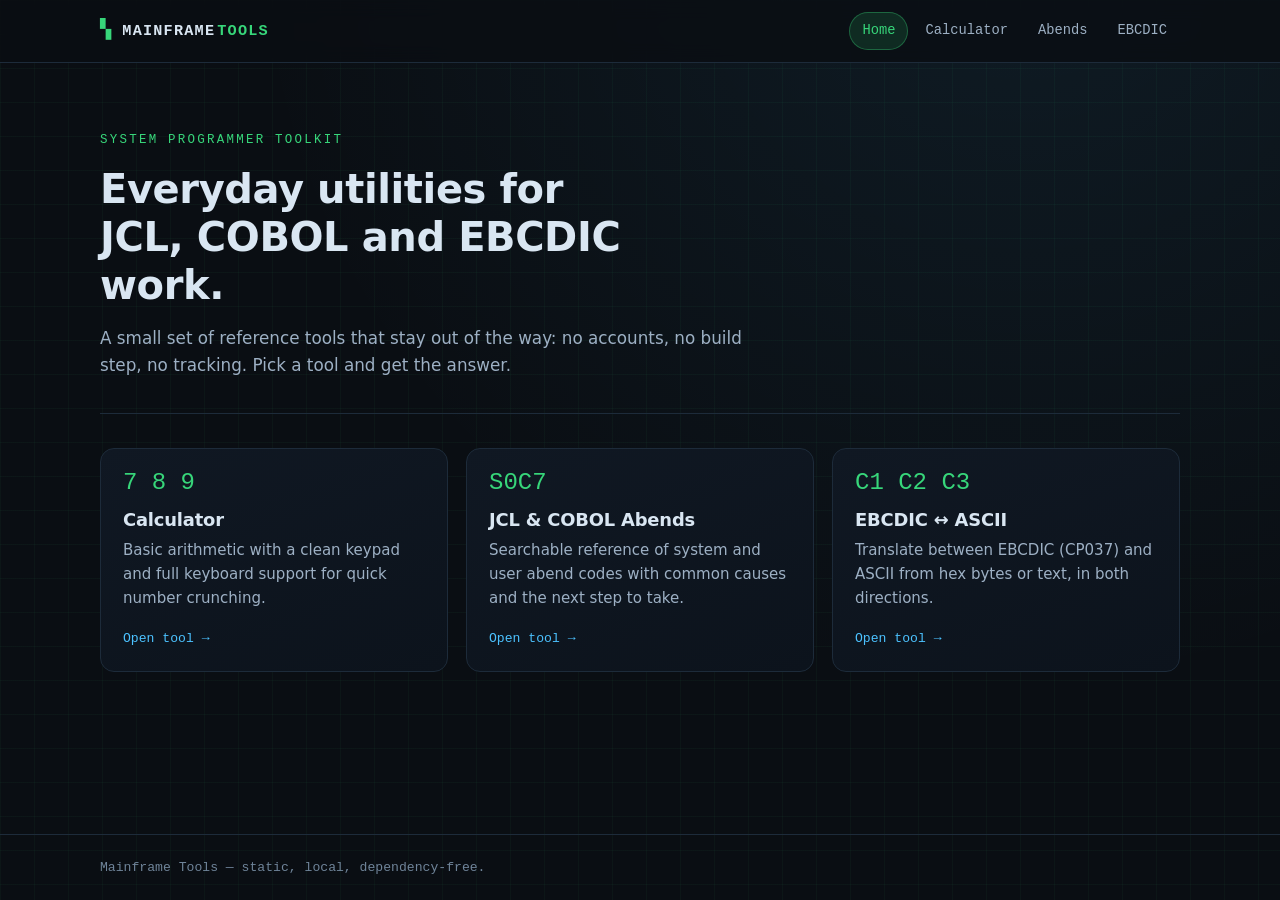
<file: index.html>
<!DOCTYPE html>
<html lang="en">
<head>
  <meta charset="UTF-8">
  <meta name="viewport" content="width=device-width, initial-scale=1">
  <meta name="color-scheme" content="dark">
  <meta name="description" content="Quick reference tools for mainframe work: calculator, JCL/COBOL abend lookup, and EBCDIC to ASCII translation.">
  <title>Mainframe Tools</title>
  <link rel="stylesheet" href="css/style.css">
</head>
<body>
  <header class="site-header">
    <div class="wrap header-inner">
      <a class="brand" href="index.html">
        <span class="brand-mark">▚</span>
        <span>MAINFRAME<span class="brand-accent">TOOLS</span></span>
      </a>
      <nav class="site-nav" aria-label="Main">
        <a href="index.html" aria-current="page">Home</a>
        <a href="calculator.html">Calculator</a>
        <a href="abends.html">Abends</a>
        <a href="ebcdic.html">EBCDIC</a>
      </nav>
    </div>
  </header>

  <main class="wrap">
    <section class="hero">
      <span class="kicker">System programmer toolkit</span>
      <h1>Everyday utilities for JCL, COBOL and EBCDIC work.</h1>
      <p class="lede">A small set of reference tools that stay out of the way: no accounts, no build step, no tracking. Pick a tool and get the answer.</p>
    </section>

    <section class="cards" aria-label="Tools">
      <a class="card" href="calculator.html">
        <span class="card-icon" aria-hidden="true">7 8 9</span>
        <h2>Calculator</h2>
        <p>Basic arithmetic with a clean keypad and full keyboard support for quick number crunching.</p>
        <span class="card-go">Open tool →</span>
      </a>

      <a class="card" href="abends.html">
        <span class="card-icon" aria-hidden="true">S0C7</span>
        <h2>JCL &amp; COBOL Abends</h2>
        <p>Searchable reference of system and user abend codes with common causes and the next step to take.</p>
        <span class="card-go">Open tool →</span>
      </a>

      <a class="card" href="ebcdic.html">
        <span class="card-icon" aria-hidden="true">C1 C2 C3</span>
        <h2>EBCDIC ↔ ASCII</h2>
        <p>Translate between EBCDIC (CP037) and ASCII from hex bytes or text, in both directions.</p>
        <span class="card-go">Open tool →</span>
      </a>
    </section>
  </main>

  <footer class="site-footer">
    <div class="wrap">
      <p>Mainframe Tools — static, local, dependency-free.</p>
    </div>
  </footer>
</body>
</html>
</file>
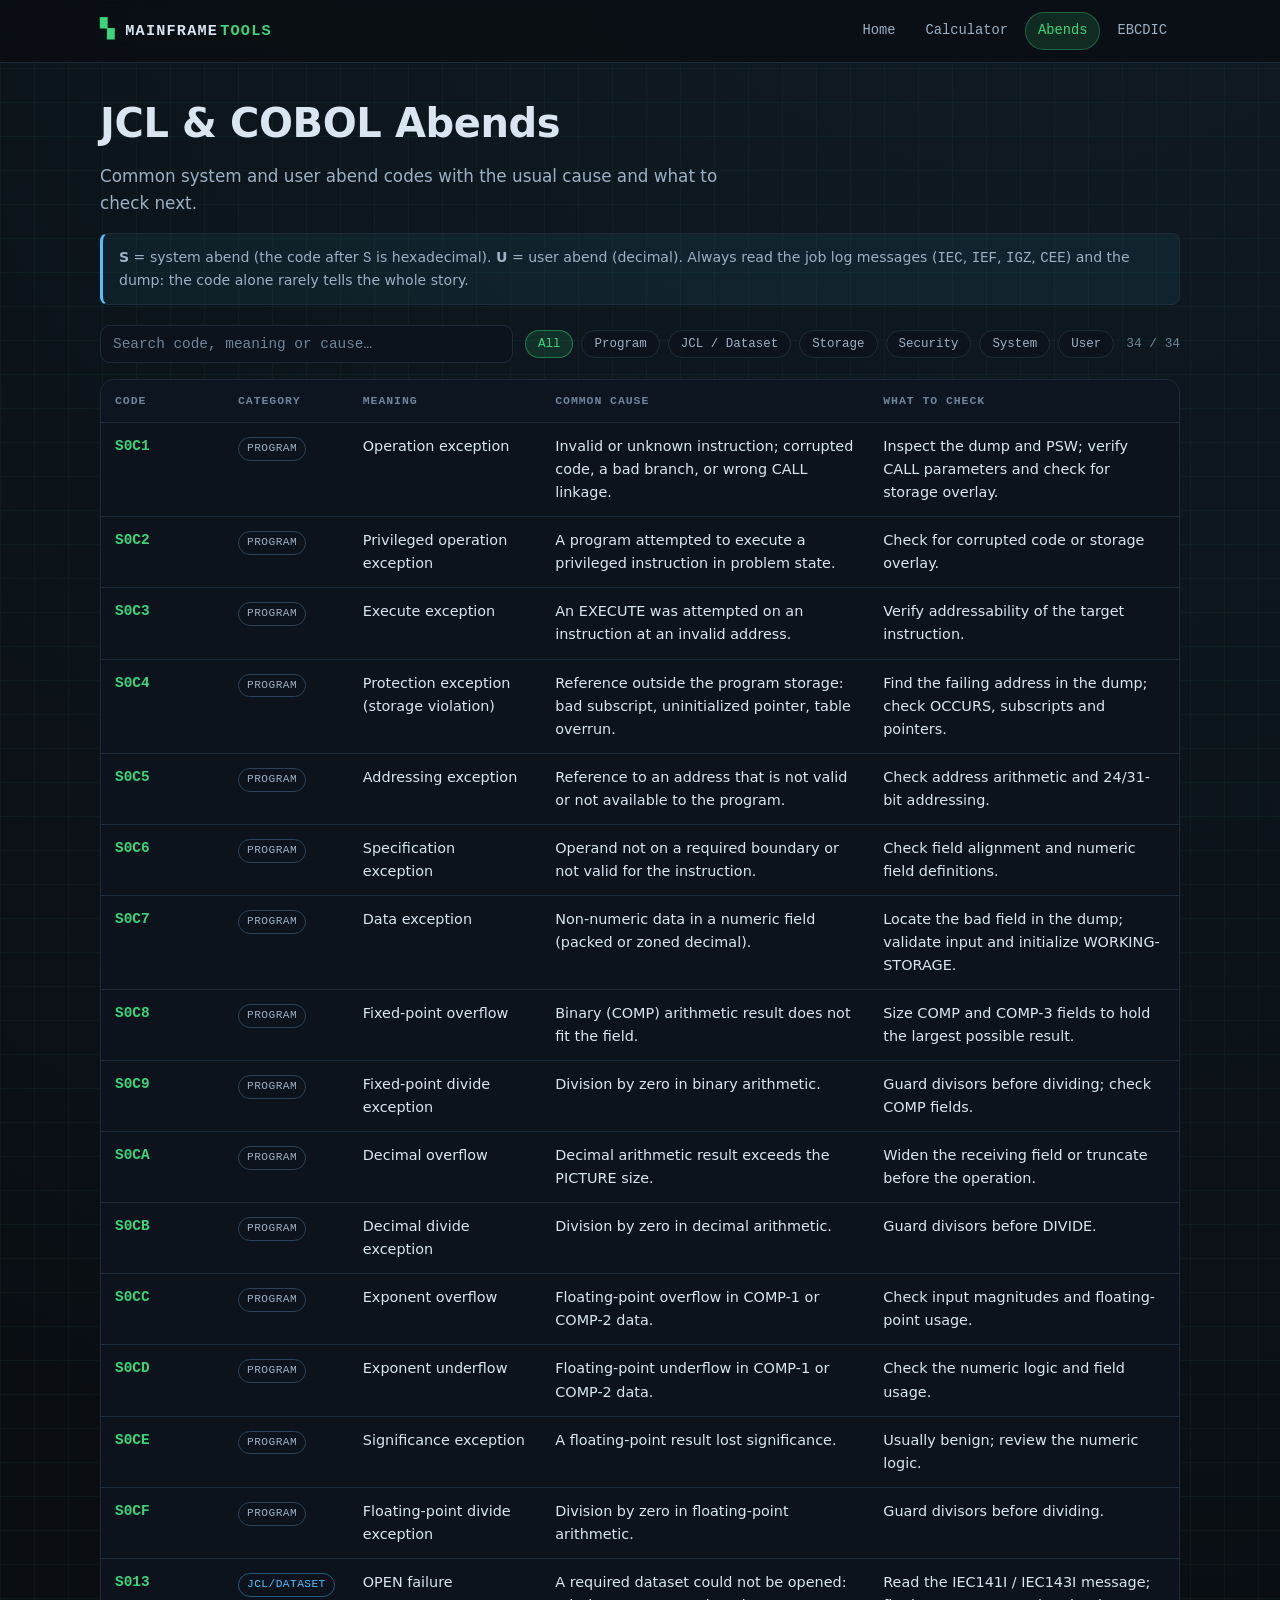
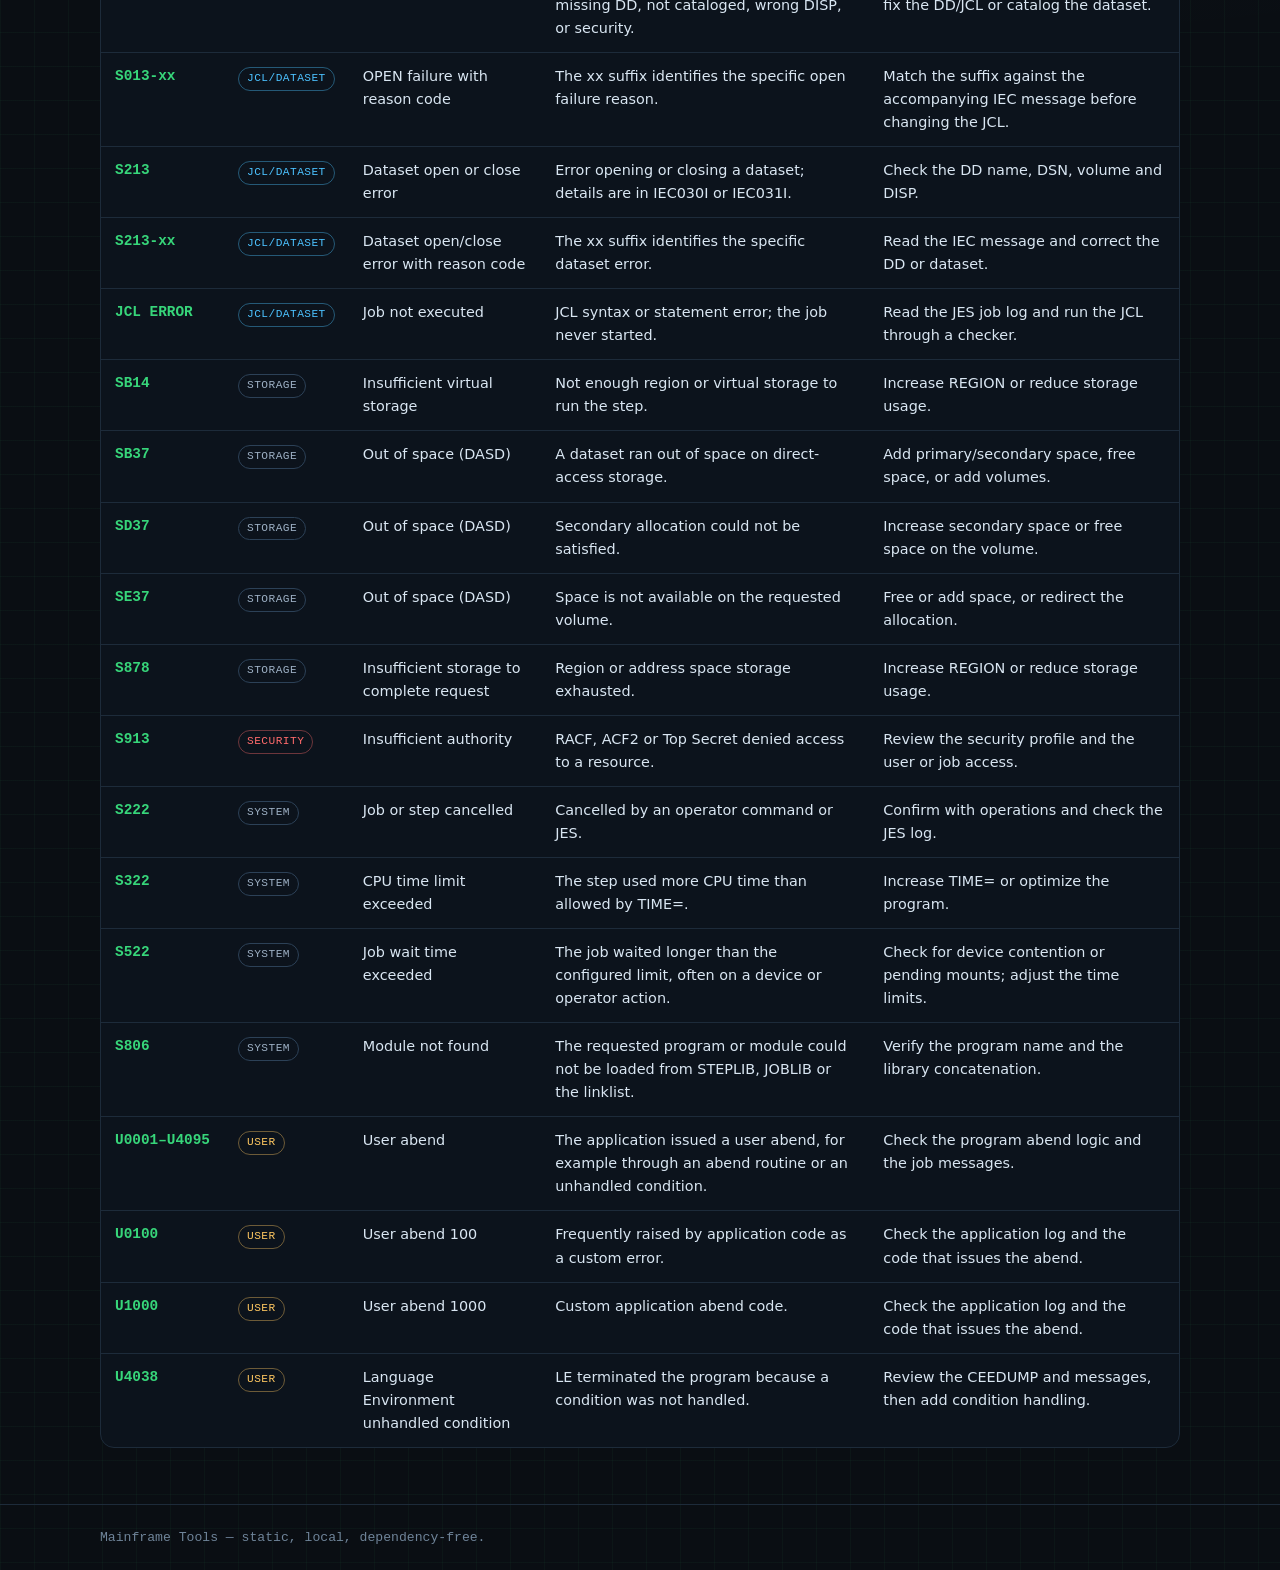
<file: abends.html>
<!DOCTYPE html>
<html lang="en">
<head>
  <meta charset="UTF-8">
  <meta name="viewport" content="width=device-width, initial-scale=1">
  <meta name="color-scheme" content="dark">
  <meta name="description" content="Searchable reference of common JCL and COBOL abend codes.">
  <title>JCL &amp; COBOL Abends — Mainframe Tools</title>
  <link rel="stylesheet" href="css/style.css">
</head>
<body>
  <header class="site-header">
    <div class="wrap header-inner">
      <a class="brand" href="index.html">
        <span class="brand-mark">▚</span>
        <span>MAINFRAME<span class="brand-accent">TOOLS</span></span>
      </a>
      <nav class="site-nav" aria-label="Main">
        <a href="index.html">Home</a>
        <a href="calculator.html">Calculator</a>
        <a href="abends.html" aria-current="page">Abends</a>
        <a href="ebcdic.html">EBCDIC</a>
      </nav>
    </div>
  </header>

  <main class="wrap">
    <h1>JCL &amp; COBOL Abends</h1>
    <p class="lede">Common system and user abend codes with the usual cause and what to check next.</p>

    <div class="notice">
      <strong>S</strong> = system abend (the code after <code>S</code> is hexadecimal). <strong>U</strong> = user abend (decimal).
      Always read the job log messages (<code>IEC</code>, <code>IEF</code>, <code>IGZ</code>, <code>CEE</code>) and the dump: the
      code alone rarely tells the whole story.
    </div>

    <div class="abend-controls">
      <input type="search" id="abend-search" placeholder="Search code, meaning or cause…" aria-label="Search abends">
      <div class="chips" id="abend-chips" role="group" aria-label="Filter by category">
        <button class="chip" type="button" data-type="all" aria-pressed="true">All</button>
        <button class="chip" type="button" data-type="Program">Program</button>
        <button class="chip" type="button" data-type="JCL/Dataset">JCL / Dataset</button>
        <button class="chip" type="button" data-type="Storage">Storage</button>
        <button class="chip" type="button" data-type="Security">Security</button>
        <button class="chip" type="button" data-type="System">System</button>
        <button class="chip" type="button" data-type="User">User</button>
      </div>
      <span class="count" id="abend-count"></span>
    </div>

    <div class="table-wrap">
      <table>
        <thead>
          <tr>
            <th scope="col">Code</th>
            <th scope="col">Category</th>
            <th scope="col">Meaning</th>
            <th scope="col">Common cause</th>
            <th scope="col">What to check</th>
          </tr>
        </thead>
        <tbody id="abend-body"></tbody>
      </table>
      <p class="empty" id="abend-empty" hidden>No abends match your filter.</p>
    </div>
  </main>

  <footer class="site-footer">
    <div class="wrap">
      <p>Mainframe Tools — static, local, dependency-free.</p>
    </div>
  </footer>

  <script src="js/abends.js" defer></script>
</body>
</html>
</file>
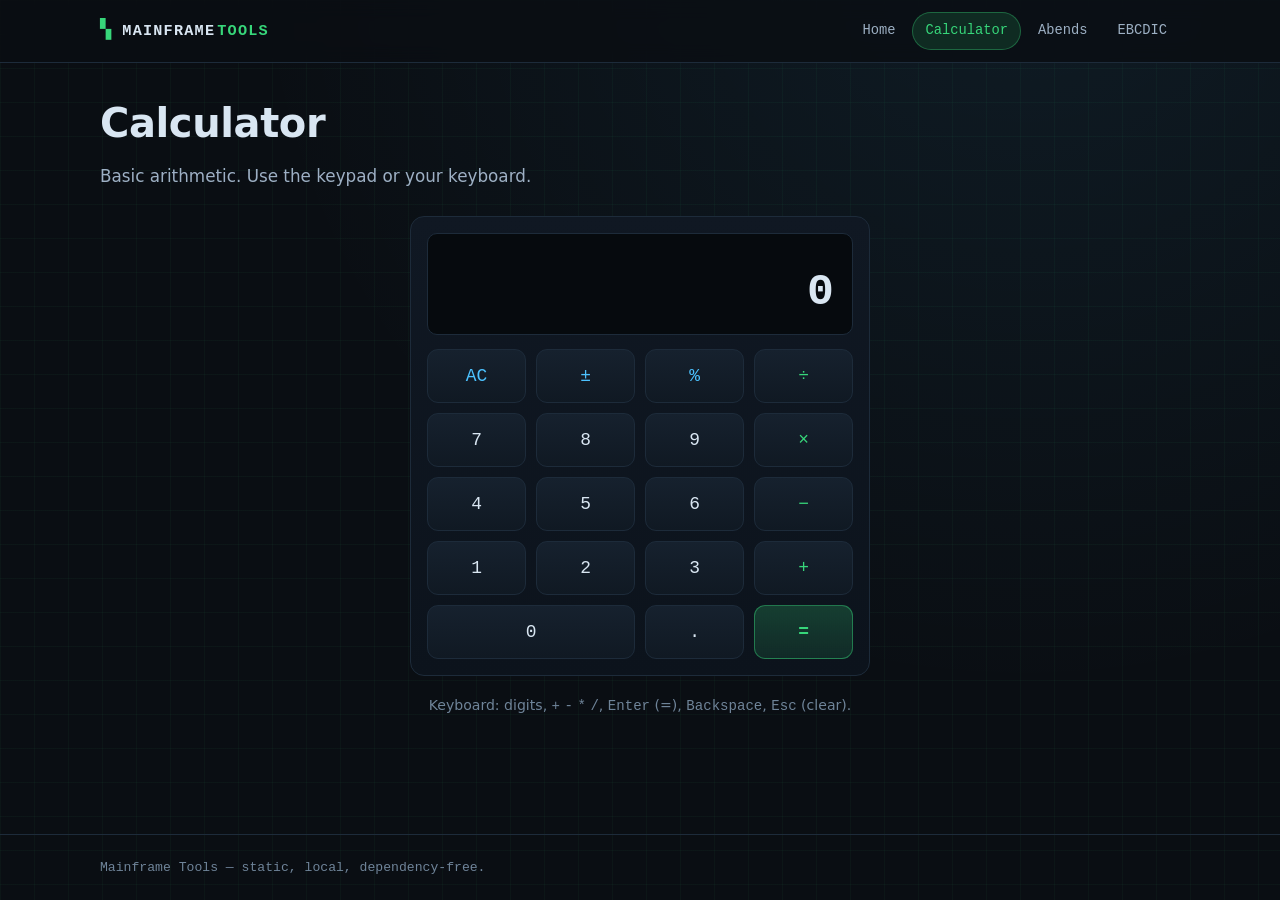
<file: calculator.html>
<!DOCTYPE html>
<html lang="en">
<head>
  <meta charset="UTF-8">
  <meta name="viewport" content="width=device-width, initial-scale=1">
  <meta name="color-scheme" content="dark">
  <meta name="description" content="A simple calculator with keyboard support.">
  <title>Calculator — Mainframe Tools</title>
  <link rel="stylesheet" href="css/style.css">
</head>
<body>
  <header class="site-header">
    <div class="wrap header-inner">
      <a class="brand" href="index.html">
        <span class="brand-mark">▚</span>
        <span>MAINFRAME<span class="brand-accent">TOOLS</span></span>
      </a>
      <nav class="site-nav" aria-label="Main">
        <a href="index.html">Home</a>
        <a href="calculator.html" aria-current="page">Calculator</a>
        <a href="abends.html">Abends</a>
        <a href="ebcdic.html">EBCDIC</a>
      </nav>
    </div>
  </header>

  <main class="wrap">
    <h1>Calculator</h1>
    <p class="lede">Basic arithmetic. Use the keypad or your keyboard.</p>

    <section class="panel calc" aria-label="Calculator">
      <div class="calc-screen">
        <div class="calc-history" id="calc-history" aria-hidden="true"></div>
        <output class="calc-display" id="calc-display" aria-live="polite">0</output>
      </div>

      <div class="calc-keys" id="calc-keys">
        <button class="key key-fn" type="button" data-action="clear" aria-label="All clear">AC</button>
        <button class="key key-fn" type="button" data-action="sign" aria-label="Toggle sign">±</button>
        <button class="key key-fn" type="button" data-action="percent" aria-label="Percent">%</button>
        <button class="key key-op" type="button" data-op="/" aria-label="Divide">÷</button>

        <button class="key" type="button" data-digit="7">7</button>
        <button class="key" type="button" data-digit="8">8</button>
        <button class="key" type="button" data-digit="9">9</button>
        <button class="key key-op" type="button" data-op="*" aria-label="Multiply">×</button>

        <button class="key" type="button" data-digit="4">4</button>
        <button class="key" type="button" data-digit="5">5</button>
        <button class="key" type="button" data-digit="6">6</button>
        <button class="key key-op" type="button" data-op="-" aria-label="Subtract">−</button>

        <button class="key" type="button" data-digit="1">1</button>
        <button class="key" type="button" data-digit="2">2</button>
        <button class="key" type="button" data-digit="3">3</button>
        <button class="key key-op" type="button" data-op="+" aria-label="Add">+</button>

        <button class="key key-zero" type="button" data-digit="0">0</button>
        <button class="key" type="button" data-action="dot" aria-label="Decimal point">.</button>
        <button class="key key-equals" type="button" data-action="equals" aria-label="Equals">=</button>
      </div>
    </section>

    <p class="hint" style="text-align:center; margin-top:18px;">
      Keyboard: digits, <kbd>+</kbd> <kbd>-</kbd> <kbd>*</kbd> <kbd>/</kbd>, <kbd>Enter</kbd> (=), <kbd>Backspace</kbd>, <kbd>Esc</kbd> (clear).
    </p>
  </main>

  <footer class="site-footer">
    <div class="wrap">
      <p>Mainframe Tools — static, local, dependency-free.</p>
    </div>
  </footer>

  <script src="js/calculator.js" defer></script>
</body>
</html>
</file>
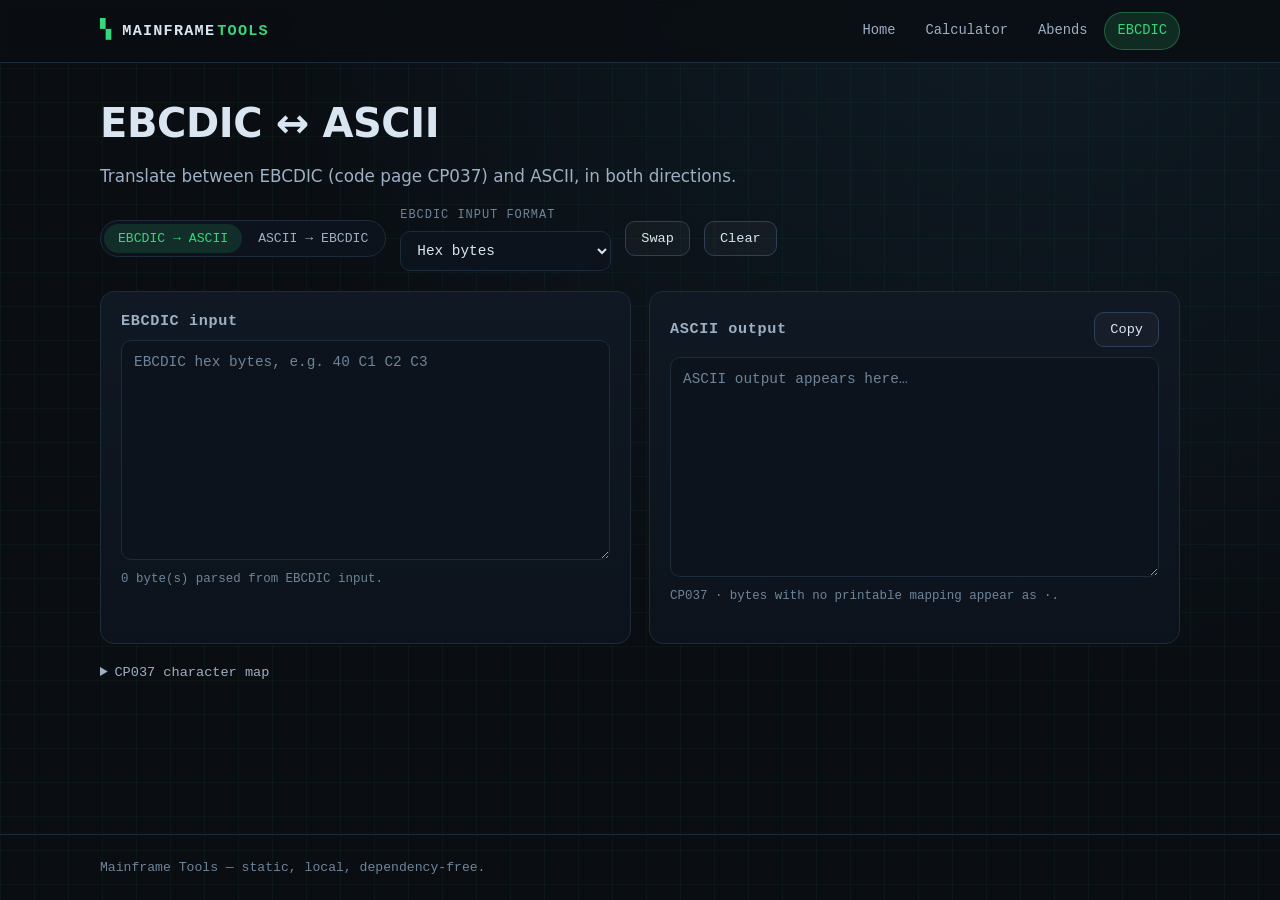
<file: ebcdic.html>
<!DOCTYPE html>
<html lang="en">
<head>
  <meta charset="UTF-8">
  <meta name="viewport" content="width=device-width, initial-scale=1">
  <meta name="color-scheme" content="dark">
  <meta name="description" content="Translate between EBCDIC (CP037) and ASCII from hex bytes or text.">
  <title>EBCDIC ↔ ASCII — Mainframe Tools</title>
  <link rel="stylesheet" href="css/style.css">
</head>
<body>
  <header class="site-header">
    <div class="wrap header-inner">
      <a class="brand" href="index.html">
        <span class="brand-mark">▚</span>
        <span>MAINFRAME<span class="brand-accent">TOOLS</span></span>
      </a>
      <nav class="site-nav" aria-label="Main">
        <a href="index.html">Home</a>
        <a href="calculator.html">Calculator</a>
        <a href="abends.html">Abends</a>
        <a href="ebcdic.html" aria-current="page">EBCDIC</a>
      </nav>
    </div>
  </header>

  <main class="wrap">
    <h1>EBCDIC ↔ ASCII</h1>
    <p class="lede">Translate between EBCDIC (code page CP037) and ASCII, in both directions.</p>

    <div class="toolbar">
      <div class="seg" role="group" aria-label="Conversion direction">
        <button type="button" id="dir-e2a" aria-pressed="true">EBCDIC → ASCII</button>
        <button type="button" id="dir-a2e" aria-pressed="false">ASCII → EBCDIC</button>
      </div>

      <label class="field" id="format-field">
        <span class="field-label">EBCDIC input format</span>
        <select id="input-format">
          <option value="hex">Hex bytes</option>
          <option value="text">Text (as displayed)</option>
        </select>
      </label>

      <button class="btn" type="button" id="btn-swap">Swap</button>
      <button class="btn" type="button" id="btn-clear">Clear</button>
    </div>

    <div class="ebcdic-grid">
      <section class="panel">
        <div class="panel-head">
          <h2 id="input-title">EBCDIC input</h2>
        </div>
        <textarea id="input" spellcheck="false" autocomplete="off" placeholder="40 C1 C2 C3 …"></textarea>
        <p class="legend" id="input-help">Hex bytes or characters, see the parsed dump below.</p>
        <pre class="hex" id="input-dump" aria-label="Parsed input bytes"></pre>
      </section>

      <section class="panel">
        <div class="panel-head">
          <h2 id="output-title">ASCII output</h2>
          <button class="btn" type="button" id="btn-copy">Copy</button>
        </div>
        <textarea id="output" spellcheck="false" readonly placeholder="Output appears here…"></textarea>
        <p class="legend" id="output-help">CP037 · bytes with no printable mapping appear as <code>·</code>.</p>
      </section>
    </div>

    <details>
      <summary>CP037 character map</summary>
      <p class="hint" style="margin-top:10px;">Printable ASCII characters and their EBCDIC byte (hex), ascending by byte.</p>
      <div class="map-grid" id="map-grid"></div>
    </details>
  </main>

  <footer class="site-footer">
    <div class="wrap">
      <p>Mainframe Tools — static, local, dependency-free.</p>
    </div>
  </footer>

  <script src="js/ebcdic.js" defer></script>
</body>
</html>
</file>
<file: css/style.css>
/* Mainframe Tools - shared stylesheet */

*,
*::before,
*::after {
  box-sizing: border-box;
}

[hidden] {
  display: none !important;
}

:root {
  --bg: #0a0e13;
  --bg-grid: rgba(55, 214, 122, 0.045);
  --panel: #101823;
  --panel-2: #0c131c;
  --border: #1d2b3a;
  --border-strong: #2c4157;
  --text: #d9e6f2;
  --text-dim: #9db0c4;
  --muted: #6f8499;
  --accent: #37d67a;
  --accent-soft: rgba(55, 214, 122, 0.14);
  --accent-2: #4cc2ff;
  --danger: #ff6b6b;
  --warn: #ffc861;
  --radius: 14px;
  --mono: ui-monospace, SFMono-Regular, "SF Mono", Menlo, Consolas, "Liberation Mono", monospace;
  --sans: system-ui, -apple-system, "Segoe UI", Roboto, "Helvetica Neue", Arial, sans-serif;
  color-scheme: dark;
}

html {
  font-size: 16px;
  -webkit-text-size-adjust: 100%;
}

body {
  margin: 0;
  min-height: 100vh;
  display: flex;
  flex-direction: column;
  background-color: var(--bg);
  background-image:
    linear-gradient(var(--bg-grid) 1px, transparent 1px),
    linear-gradient(90deg, var(--bg-grid) 1px, transparent 1px),
    radial-gradient(circle at 80% -10%, rgba(76, 194, 255, 0.08), transparent 55%);
  background-size: 34px 34px, 34px 34px, 100% 100%;
  color: var(--text);
  font-family: var(--sans);
  line-height: 1.6;
}

a {
  color: var(--accent-2);
  text-decoration: none;
}

a:hover {
  text-decoration: underline;
}

:focus-visible {
  outline: 2px solid var(--accent);
  outline-offset: 2px;
  border-radius: 6px;
}

h1,
h2,
h3 {
  line-height: 1.2;
  margin: 0 0 0.4em;
  letter-spacing: -0.01em;
}

h1 {
  font-size: clamp(1.7rem, 1.1rem + 2.4vw, 2.5rem);
}

p {
  margin: 0 0 1rem;
}

code,
kbd,
pre {
  font-family: var(--mono);
}

/* ---------- Layout ---------- */

.wrap {
  width: 100%;
  max-width: 1120px;
  margin: 0 auto;
  padding: 0 20px;
}

main.wrap {
  flex: 1 0 auto;
  padding-top: 36px;
  padding-bottom: 56px;
}

.lede {
  color: var(--text-dim);
  font-size: 1.05rem;
  max-width: 62ch;
}

.hint {
  color: var(--muted);
  font-size: 0.88rem;
}

/* ---------- Header ---------- */

.site-header {
  position: sticky;
  top: 0;
  z-index: 20;
  background: rgba(10, 14, 19, 0.82);
  backdrop-filter: blur(10px);
  border-bottom: 1px solid var(--border);
}

.header-inner {
  display: flex;
  align-items: center;
  justify-content: space-between;
  gap: 18px;
  min-height: 62px;
  flex-wrap: wrap;
  padding-top: 8px;
  padding-bottom: 8px;
}

.brand {
  display: inline-flex;
  align-items: center;
  gap: 10px;
  color: var(--text);
  font-family: var(--mono);
  font-weight: 700;
  letter-spacing: 0.08em;
  font-size: 0.95rem;
}

.brand:hover {
  text-decoration: none;
}

.brand-mark {
  color: var(--accent);
  font-size: 1.15rem;
  line-height: 1;
}

.brand-accent {
  color: var(--accent);
  margin-left: 2px;
}

.site-nav {
  display: flex;
  align-items: center;
  gap: 4px;
  flex-wrap: wrap;
}

.site-nav a {
  color: var(--text-dim);
  font-family: var(--mono);
  font-size: 0.86rem;
  padding: 7px 12px;
  border-radius: 999px;
  border: 1px solid transparent;
  transition: color 0.15s ease, background 0.15s ease, border-color 0.15s ease;
}

.site-nav a:hover {
  color: var(--text);
  background: rgba(255, 255, 255, 0.04);
  text-decoration: none;
}

.site-nav a[aria-current="page"] {
  color: var(--accent);
  background: var(--accent-soft);
  border-color: rgba(55, 214, 122, 0.35);
}

/* ---------- Hero + cards ---------- */

.hero {
  padding: 26px 0 34px;
  border-bottom: 1px solid var(--border);
  margin-bottom: 34px;
}

.hero .kicker {
  display: inline-block;
  font-family: var(--mono);
  font-size: 0.78rem;
  letter-spacing: 0.18em;
  text-transform: uppercase;
  color: var(--accent);
  margin-bottom: 14px;
}

.hero h1 {
  max-width: 20ch;
}

.hero .lede {
  margin-bottom: 0;
}

.cards {
  display: grid;
  grid-template-columns: repeat(auto-fit, minmax(260px, 1fr));
  gap: 18px;
}

.card {
  display: flex;
  flex-direction: column;
  gap: 8px;
  padding: 22px;
  background: linear-gradient(160deg, var(--panel), var(--panel-2));
  border: 1px solid var(--border);
  border-radius: var(--radius);
  color: var(--text);
  transition: transform 0.16s ease, border-color 0.16s ease, box-shadow 0.16s ease;
}

.card:hover {
  text-decoration: none;
  transform: translateY(-3px);
  border-color: var(--border-strong);
  box-shadow: 0 14px 34px rgba(0, 0, 0, 0.45);
}

.card-icon {
  font-family: var(--mono);
  font-size: 1.5rem;
  color: var(--accent);
  line-height: 1;
}

.card h2 {
  font-size: 1.12rem;
  margin: 6px 0 0;
}

.card p {
  color: var(--text-dim);
  font-size: 0.94rem;
  margin: 0;
  flex: 1;
}

.card-go {
  margin-top: 10px;
  font-family: var(--mono);
  font-size: 0.82rem;
  color: var(--accent-2);
}

/* ---------- Panels + controls ---------- */

.panel {
  background: linear-gradient(180deg, var(--panel), var(--panel-2));
  border: 1px solid var(--border);
  border-radius: var(--radius);
  padding: 20px;
}

.seg {
  display: inline-flex;
  background: var(--panel-2);
  border: 1px solid var(--border);
  border-radius: 999px;
  padding: 3px;
  gap: 2px;
}

.seg button {
  appearance: none;
  border: 0;
  background: transparent;
  color: var(--text-dim);
  font-family: var(--mono);
  font-size: 0.82rem;
  padding: 7px 14px;
  border-radius: 999px;
  cursor: pointer;
}

.seg button[aria-pressed="true"] {
  background: var(--accent-soft);
  color: var(--accent);
}

select,
input[type="search"],
input[type="text"],
textarea {
  width: 100%;
  background: var(--panel-2);
  color: var(--text);
  border: 1px solid var(--border);
  border-radius: 10px;
  padding: 10px 12px;
  font-family: var(--mono);
  font-size: 0.9rem;
}

select {
  width: auto;
  cursor: pointer;
}

textarea {
  min-height: 220px;
  resize: vertical;
  line-height: 1.55;
}

input::placeholder,
textarea::placeholder {
  color: var(--muted);
}

.btn {
  appearance: none;
  cursor: pointer;
  border: 1px solid var(--border-strong);
  background: rgba(255, 255, 255, 0.03);
  color: var(--text);
  font-family: var(--mono);
  font-size: 0.85rem;
  padding: 9px 15px;
  border-radius: 10px;
  transition: background 0.15s ease, border-color 0.15s ease;
}

.btn:hover {
  background: rgba(255, 255, 255, 0.07);
  border-color: var(--accent);
}

.btn-primary {
  background: var(--accent-soft);
  border-color: rgba(55, 214, 122, 0.45);
  color: var(--accent);
}

.btn-primary:hover {
  background: rgba(55, 214, 122, 0.22);
}

.btn-row {
  display: flex;
  flex-wrap: wrap;
  gap: 10px;
  margin-top: 14px;
}

.field {
  display: flex;
  flex-direction: column;
  gap: 6px;
}

.field-label {
  font-family: var(--mono);
  font-size: 0.75rem;
  letter-spacing: 0.08em;
  text-transform: uppercase;
  color: var(--muted);
}

.toolbar {
  display: flex;
  flex-wrap: wrap;
  align-items: center;
  gap: 14px;
  margin-bottom: 20px;
}

/* ---------- Calculator ---------- */

.calc {
  max-width: 460px;
  margin: 26px auto 0;
  padding: 16px;
}

.calc-screen {
  background: #060a0e;
  border: 1px solid var(--border);
  border-radius: 10px;
  padding: 16px 18px;
  text-align: right;
  margin-bottom: 14px;
  overflow: hidden;
}

.calc-history {
  font-family: var(--mono);
  font-size: 0.82rem;
  color: var(--muted);
  min-height: 1.3em;
  white-space: nowrap;
  overflow: hidden;
  text-overflow: ellipsis;
}

.calc-display {
  display: block;
  font-family: var(--mono);
  font-size: clamp(2rem, 1.4rem + 2vw, 2.8rem);
  font-weight: 600;
  line-height: 1.15;
  white-space: nowrap;
  overflow: hidden;
  text-overflow: ellipsis;
}

.calc-keys {
  display: grid;
  grid-template-columns: repeat(4, 1fr);
  gap: 10px;
}

.key {
  appearance: none;
  cursor: pointer;
  border: 1px solid var(--border);
  background: linear-gradient(180deg, #16212e, #101923);
  color: var(--text);
  font-family: var(--mono);
  font-size: 1.12rem;
  padding: 16px 0;
  border-radius: 11px;
  transition: transform 0.06s ease, background 0.15s ease, border-color 0.15s ease;
  user-select: none;
}

.key:hover {
  border-color: var(--border-strong);
  background: linear-gradient(180deg, #1c2a3a, #131e2a);
}

.key:active {
  transform: translateY(1px);
}

.key-fn {
  color: var(--accent-2);
}

.key-op {
  color: var(--accent);
}

.key-equals {
  background: linear-gradient(180deg, rgba(55, 214, 122, 0.22), rgba(55, 214, 122, 0.12));
  border-color: rgba(55, 214, 122, 0.45);
  color: var(--accent);
  font-weight: 700;
}

.key-zero {
  grid-column: span 2;
}

/* ---------- Abends ---------- */

.abend-controls {
  display: flex;
  flex-wrap: wrap;
  gap: 12px;
  align-items: center;
  margin-bottom: 16px;
}

.abend-controls input[type="search"] {
  flex: 1 1 260px;
  width: auto;
}

.chips {
  display: flex;
  flex-wrap: wrap;
  gap: 8px;
}

.chip {
  cursor: pointer;
  border: 1px solid var(--border);
  background: var(--panel-2);
  color: var(--text-dim);
  font-family: var(--mono);
  font-size: 0.78rem;
  padding: 6px 12px;
  border-radius: 999px;
}

.chip[aria-pressed="true"] {
  color: var(--accent);
  border-color: rgba(55, 214, 122, 0.45);
  background: var(--accent-soft);
}

.table-wrap {
  border: 1px solid var(--border);
  border-radius: var(--radius);
  overflow: auto;
  background: var(--panel-2);
}

table {
  width: 100%;
  border-collapse: collapse;
  font-size: 0.9rem;
}

thead th {
  position: sticky;
  top: 0;
  z-index: 1;
  text-align: left;
  background: #0d1620;
  color: var(--muted);
  font-family: var(--mono);
  font-size: 0.72rem;
  letter-spacing: 0.08em;
  text-transform: uppercase;
  padding: 12px 14px;
  border-bottom: 1px solid var(--border);
  white-space: nowrap;
}

tbody td {
  padding: 12px 14px;
  border-bottom: 1px solid var(--border);
  vertical-align: top;
}

tbody tr:last-child td {
  border-bottom: 0;
}

tbody tr:hover {
  background: rgba(255, 255, 255, 0.025);
}

.code-cell {
  font-family: var(--mono);
  font-weight: 700;
  color: var(--accent);
  white-space: nowrap;
}

.tag {
  display: inline-block;
  font-family: var(--mono);
  font-size: 0.7rem;
  letter-spacing: 0.04em;
  text-transform: uppercase;
  padding: 2px 8px;
  border-radius: 999px;
  border: 1px solid var(--border-strong);
  color: var(--text-dim);
  white-space: nowrap;
}

.tag-user {
  color: var(--warn);
  border-color: rgba(255, 200, 97, 0.4);
}

.tag-security {
  color: var(--danger);
  border-color: rgba(255, 107, 107, 0.4);
}

.tag-jcl {
  color: var(--accent-2);
  border-color: rgba(76, 194, 255, 0.4);
}

.empty {
  padding: 26px;
  text-align: center;
  color: var(--muted);
}

.count {
  font-family: var(--mono);
  font-size: 0.8rem;
  color: var(--muted);
}

.notice {
  border: 1px solid var(--border);
  border-left: 3px solid var(--accent-2);
  background: rgba(76, 194, 255, 0.06);
  color: var(--text-dim);
  border-radius: 8px;
  padding: 12px 16px;
  font-size: 0.88rem;
  margin-bottom: 20px;
}

/* ---------- EBCDIC ---------- */

.ebcdic-grid {
  display: grid;
  grid-template-columns: 1fr 1fr;
  gap: 18px;
  margin-top: 6px;
}

.ebcdic-grid .panel {
  display: flex;
  flex-direction: column;
  gap: 10px;
}

.panel-head {
  display: flex;
  align-items: center;
  justify-content: space-between;
  gap: 10px;
}

.panel-head h2 {
  font-size: 0.95rem;
  margin: 0;
  font-family: var(--mono);
  letter-spacing: 0.04em;
  color: var(--text-dim);
}

.hex {
  margin: 0;
  white-space: pre;
  overflow-x: auto;
  background: #060a0e;
  border: 1px solid var(--border);
  border-radius: 8px;
  padding: 10px 12px;
  font-size: 0.78rem;
  color: var(--text-dim);
  max-height: 180px;
}

.legend {
  font-family: var(--mono);
  font-size: 0.78rem;
  color: var(--muted);
}

.legend code {
  color: var(--text-dim);
}

.map-grid {
  display: grid;
  grid-template-columns: repeat(auto-fill, minmax(104px, 1fr));
  gap: 6px;
  margin-top: 14px;
}

.map-cell {
  display: flex;
  align-items: center;
  justify-content: space-between;
  gap: 8px;
  font-family: var(--mono);
  font-size: 0.8rem;
  padding: 6px 10px;
  background: var(--panel-2);
  border: 1px solid var(--border);
  border-radius: 7px;
}

.map-cell .ch {
  color: var(--text);
}

.map-cell .hx {
  color: var(--accent);
}

details {
  margin-top: 18px;
}

summary {
  cursor: pointer;
  color: var(--text-dim);
  font-family: var(--mono);
  font-size: 0.85rem;
}

summary:hover {
  color: var(--text);
}

/* ---------- Footer ---------- */

.site-footer {
  border-top: 1px solid var(--border);
  padding: 22px 0;
  color: var(--muted);
  font-size: 0.82rem;
}

.site-footer p {
  margin: 0;
  font-family: var(--mono);
}

/* ---------- Responsive ---------- */

@media (max-width: 760px) {
  .ebcdic-grid {
    grid-template-columns: 1fr;
  }

  .header-inner {
    justify-content: center;
  }

  .hero {
    padding-top: 10px;
  }
}

@media (prefers-reduced-motion: reduce) {
  * {
    transition: none !important;
  }
}
</file>
